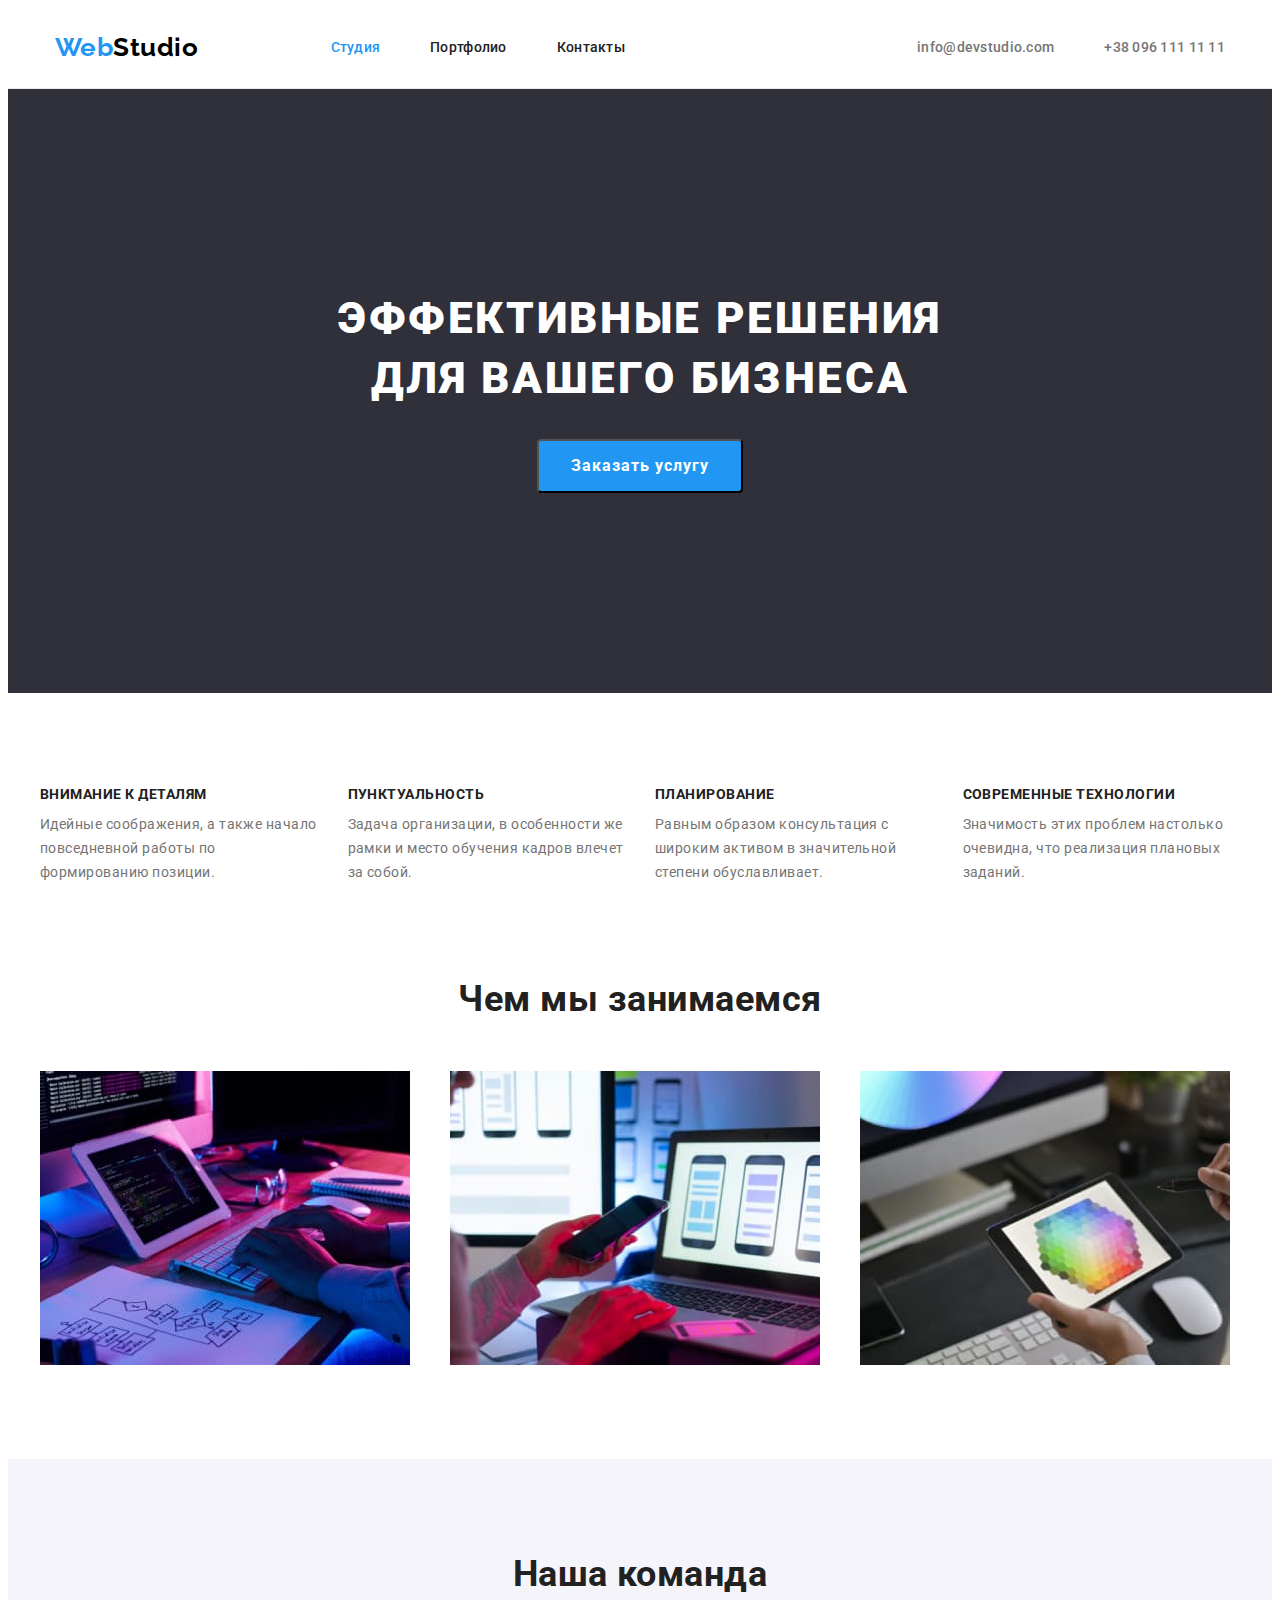
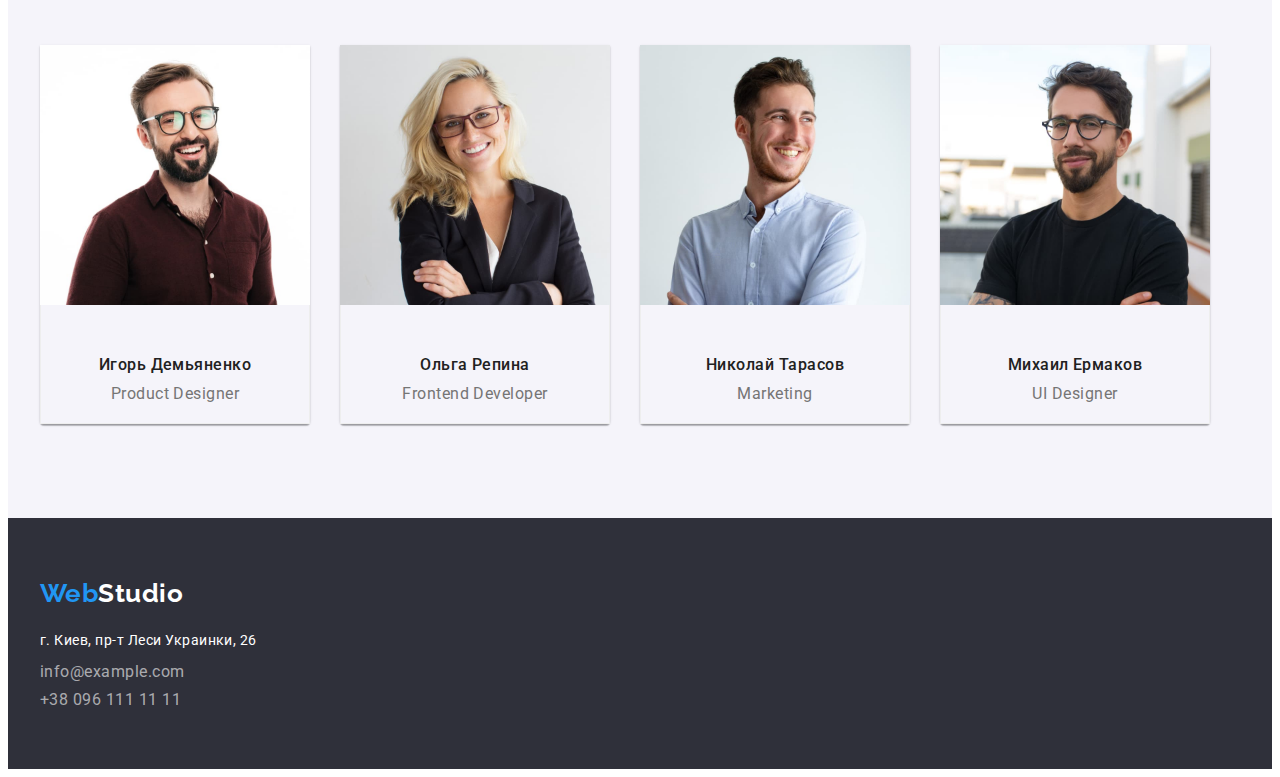
<file: index.html>
<!DOCTYPE html>
<html lang="ru">

<head>
    <meta charset="UTF-8">
    <meta http-equiv="X-UA-Compatible" content="IE=edge">
    <meta name="viewport" content="width=device-width, initial-scale=1.0">
    <title>WebStudio</title>
    <link href="https://fonts.googleapis.com/css2?family=Oleo+Script&family=Raleway:wght@700&family=Roboto:wght@400;500;700;900&display=swap"
        rel="stylesheet" />
    <link rel="stylesheet" href="https://cdnjs.cloudflare.com/ajax/libs/modern-normalize/1.0.0/modern-normalize.min.css"
                integrity="sha512-ISS7cAi1PEhQ8jnbJpJZMd29NlhNj4AWYyLOSp2CE/CsHxTCu+r+t0D2yoJudVrd0/8fTVPUVDzY5Tvli75u/g=="
                crossorigin="anonymous" />
    <link rel="preconnect" href="https://fonts.gstatic.com">
    <link rel="stylesheet" href="./css/styles.css" />
</head>

<body class="page">
    <!-- Шапка сайта -->
    <header class="header">
<div class="container page-header">
        <nav class="container main-nav">
            <a  href=""  class="logo"  lang="en"><span class="logo-web">Web</span>Studio</a>
            <ul class="site-nav list">
                <li class="nav-item"><a href="" class="link current">Студия</a></li>
                <li class="nav-item"><a href="./portfolio.html" class="link">Портфолио</a></li>
                <li class="nav-item"><a href="" class="link">Контакты</a></li>
            </ul>
        </nav>
        <div  class="container contact">
            <ul class="contact list">
                <li class="nav-item"><a href="email:info@devstudio.com" class="link auth-nav-email list">info@devstudio.com</a></li>
                <li class="nav-item"><a href="tel:+380961111111" class="link auth-nav-tel list">+38 096 111 11 11</a></li>
            </ul>
        </div>
</div>
    </header>
 
    <main>
        <!-- Герой -->
        <section class="hero">
            <h1  class="hero-title">Эффективные решения для вашего бизнеса</h1>
            <button type="button" class="button current" >Заказать услугу</button>
            <!-- <a href="" class="button current"> Заказать услугу  </a> -->
        </section>
        <!-- Особенности -->
        <section class="section-feature">
            <div class="container">
            <h2 class="visually-hidden">Feature</h2>
            <ul class="feature list">
                <li class="feature-item">
                    <h3 class="title">Внимание к деталям</h3>
                    <p class="description">Идейные соображения, а также начало повседневной работы по формированию позиции.</p> 
                </li>
                <li class="feature-item">
                    <h3 class="title">Пунктуальность</h3>
                    <p class="description">Задача организации, в особенности же рамки и место обучения кадров влечет за собой.</p>
                </li>
                <li class="feature-item">
                    <h3 class="title">Планирование</h3>
                    <p class="description">Равным образом консультация с широким активом в значительной степени обуславливает.</p>
                </li>
                <li class="feature-item">
                    <h3 class="title">Современные технологии</h3>
                    <p class="description">Значимость этих проблем настолько очевидна, что реализация плановых заданий.</p>
                </li>
            </ul>
            </div>
        </section>
        <!-- Чем мы занимаемся -->
        <section class="section-works"> 
            <div class="container"> 
            <h2 class="section-title">Чем мы занимаемся</h2>
            <ul class="works list">
                <li class="works-item">
                    <img  class="works-img" src="./images/imghand.jpg" alt="руки печатающие на клавиатуре"  />
                </li>
                <li class="works-item">
                    <img class="works-img" src="./images/imgphone.jpg" alt="в одной руке телефон, а другая на ноутбуке" />
                </li>
                <li class="works-item">
                    <img class="works-img" src="./images/imgdiagr.jpg" alt="руки печатающие на клавиатуре" />
                </li>
            </ul>
            </div>
        </section>
      
        <!-- Наша команда -->
        <section class="section-team">
    <div class="container">
        <h2 class="section-title">Наша команда</h2>
    <ul class="card-team list">

<li class="item-team">
    <article class="card">
    <div class="card-thumb">
    <img src="./images/imgIgor.jpg" alt="фото" width="270" height="260" class="team-img" />
    </div>
    <div class="card-content"> 
    <h4 class="team-title">Игорь Демьяненко</h4>
    <p class="team-position">
        Product Designer
    </p> 
    </div>
    </article>
</li>
<li class="item-team">
    <article class="card">
        <div class="card-thumb">
        <img src="./images/imgOlga.jpg" alt="фото" width="270" height="260" class="team-img" />
        </div>
        <div class="card-content">
            <h4 class="team-title">Ольга Репина</h4>
            <p class="team-position">
                Frontend Developer
            </p>
        </div>
    </article>
</li>
<li class="item-team">
    <article class="card">
        <div class="card-thumb">
            <img src="./images/imgNikol.jpg" alt="фото" width="270" height="260" class="team-img" />
        </div>
        <div class="card-content">
            <h4 class="team-title">Николай Тарасов</h4>
            <p class="team-position">
                Marketing
            </p>
        </div>
    </article>
</li>
<li class="item-team">
    <article class="card">
        <div class="card-thumb">
            <img src="./images/imgMicah.jpg" alt="фото" width="270" height="260" class="team-img" />
        </div>
        <div class="card-content">
            <h4 class="team-title">Михаил Ермаков</h4>
            <p class="team-position">
                UI Designer
            </p>
        </div>
    </article>
</li>
    </ul>
    </div>
        </section>
    </main>
    <!-- Футер -->
    <footer class="footer">
        <div class="container">
            <div class="invert-logo">
                <a href="" class="logo" lang="en"><span class="logo-web">Web</span>Studio</a>
            </div>
        <address class="footer-adress">
            <div class="adress"> <p> г. Киев, пр-т Леси Украинки, 26 <br></p></div>
            <div class="link-mail"><a href="email:info@example.com" class="link list">info@example.com</a> <br></div>
            <div class="link-tel"> <a href="tel:+380961111111" class="link  list">+38 096 111 11 11</a></div>
        </address>
        </div>
    </footer>
</body>

</html>
</file>
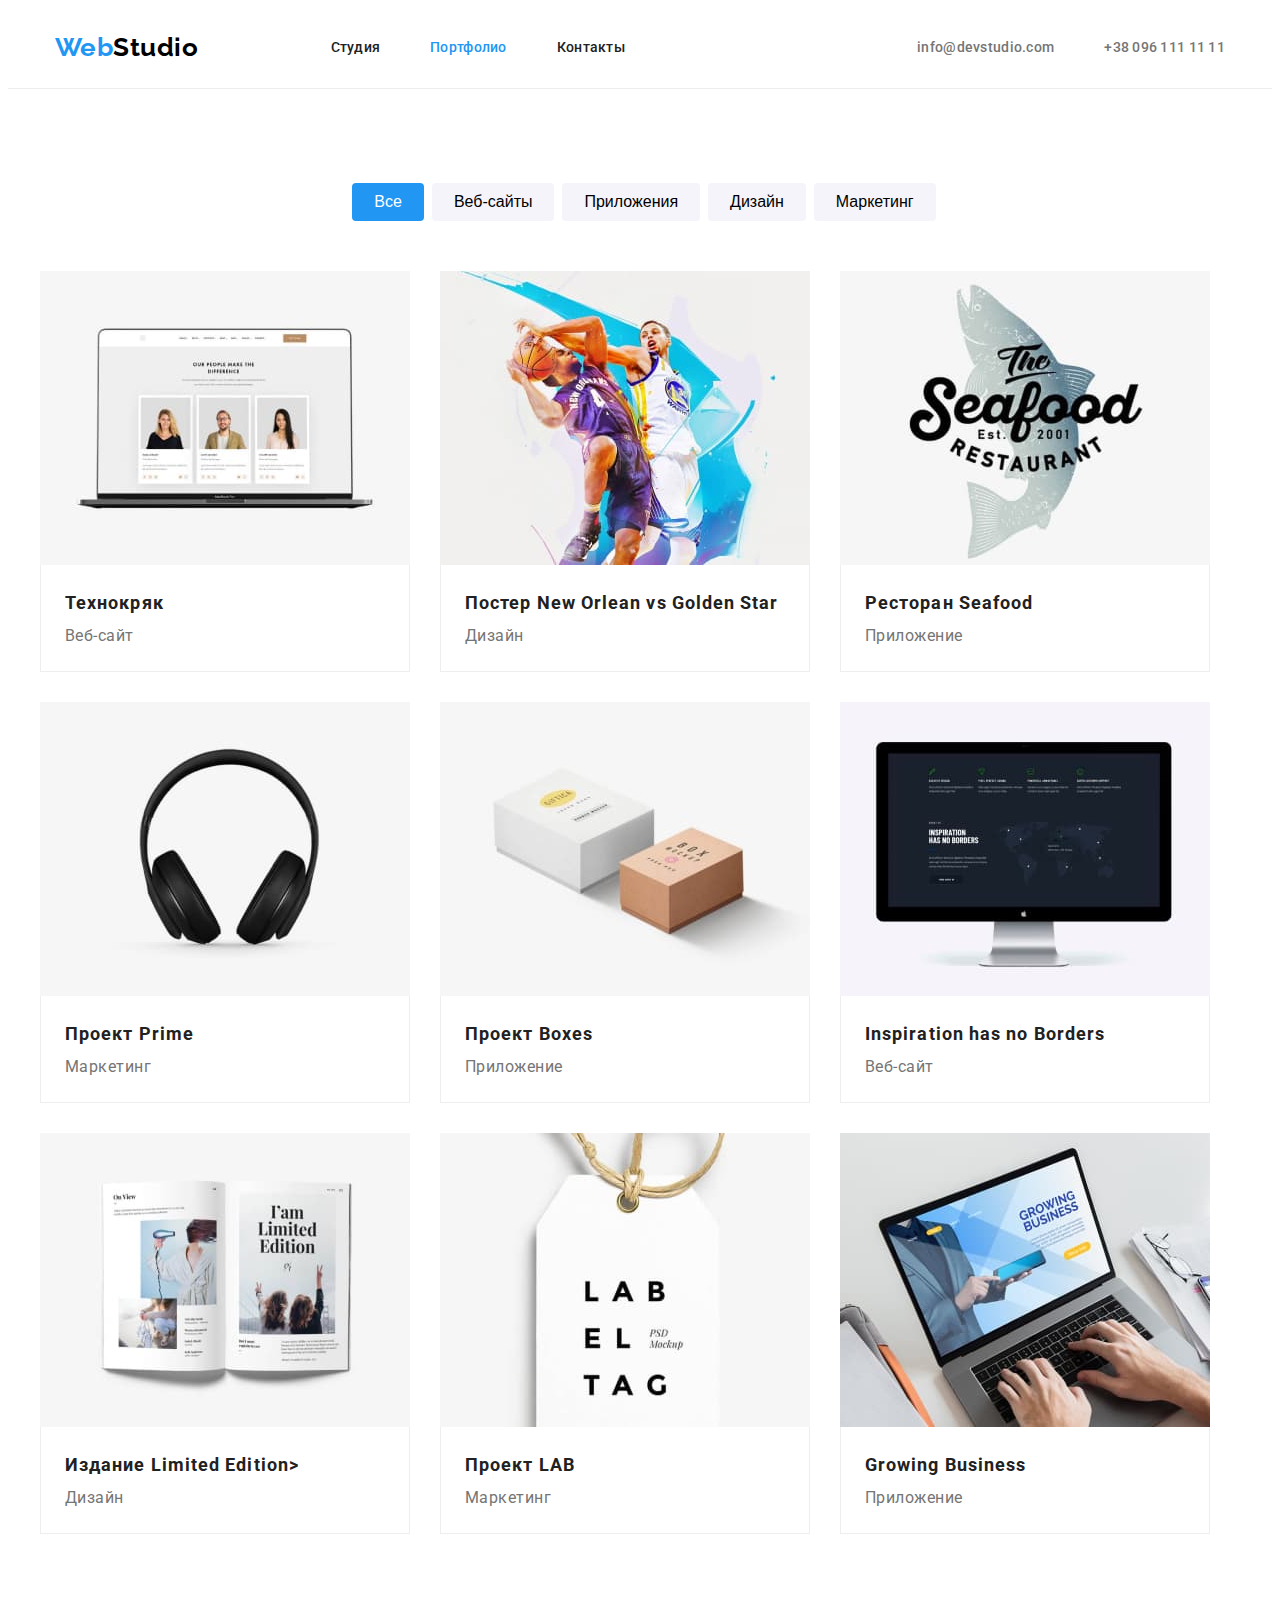
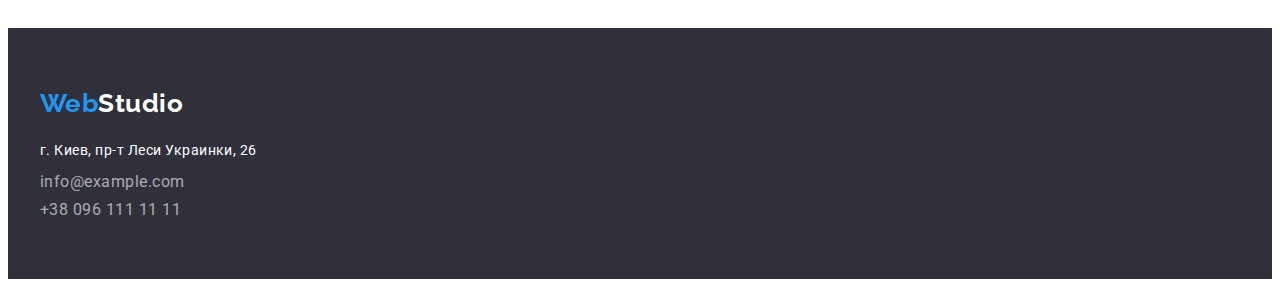
<file: portfolio.html>
<!DOCTYPE html>
<html lang="en">
<head>
    <meta charset="UTF-8">
    <meta http-equiv="X-UA-Compatible" content="IE=edge">
    <meta name="viewport" content="width=device-width, initial-scale=1.0">
    <title>Portfolio</title>
    <link rel="stylesheet" href="https://cdnjs.cloudflare.com/ajax/libs/modern-normalize/1.0.0/modern-normalize.min.css"
        integrity="sha512-ISS7cAi1PEhQ8jnbJpJZMd29NlhNj4AWYyLOSp2CE/CsHxTCu+r+t0D2yoJudVrd0/8fTVPUVDzY5Tvli75u/g=="
        crossorigin="anonymous" />
    <link href="https://fonts.googleapis.com/css2?family=Oleo+Script&family=Raleway:wght@700&family=Roboto:wght@400;500;700;900&display=swap"
        rel="stylesheet" />
    <link rel="preconnect" href="https://fonts.gstatic.com">
    <link rel="stylesheet" href="./css/styles.css" />
</head>
<body>
    <!-- Шапка сайта -->
    <header class="header">
        <div class="container page-header">
            <nav class="container main-nav">
                <a href="" class="logo" lang="en"><span class="logo-web">Web</span>Studio</a>
                <ul class="site-nav list">
                    <li class="nav-item"><a href="./index.html" class="link ">Студия</a></li>
                    <li class="nav-item"><a href="" class="link current">Портфолио</a></li>
                    <li class="nav-item"><a href="" class="link">Контакты</a></li>
                </ul>
            </nav>
            <div class="container contact">
                <ul class="contact list">
                    <li class="nav-item"><a href="email:info@devstudio.com"
                            class="link auth-nav-email list">info@devstudio.com</a></li>
                    <li class="nav-item"><a href="tel:+380961111111" class="link auth-nav-tel list">+38 096 111 11 11</a>
                    </li>
                </ul>
            </div>
        </div>
    </header>

<main>
        <!--filters-->
<section  class="container-filters">
    <div class="container">
<ul class="filters list">
    <li class="filters-item"><button type="button" class="button-filter current">Все</button></li>
    <li class="filters-item"><button type="button" class="button-filter">Веб-сайты</button></li>
    <li class="filters-item"><button type="button" class="button-filter">Приложения</button></li>
    <li class="filters-item"><button type="button" class="button-filter">Дизайн</button></li>
    <li class="filters-item"><button type="button" class="button-filter">Маркетинг</button></li>
</ul>
<!-- </div> -->
<!--<ul class="filters list">
    <li><a href="" class="link">Все</a></li>
    <li><a href="" class="link">Веб-сайты</a></li>
    <li><a href="" class="link">Приложения</a></li>
    <li><a href="" class="link">Дизайн</a></li>
    <li><a href="" class="link">Маркетинг</a></li>
</ul>-->
<!--картинки портфолио-->
<!-- <div class="container"> -->
<ul class="portfolio list">

    <li class="portfolio-item">
        <a href="#" class="link" target="_blank" rel="noreferrer noopener">
    <article class="card">
        <div class="card-thumb">
        <img src="./images/portfolio/laptop.jpg" alt="открытый ноутбук"  class="portfolio-img">
        </div>
        <div class="card-content">
        <h2 class="title-portfolio">Технокряк</h2>
        <p class="desc-portfolio">Веб-сайт</p>
        <p></p>
        </div>
    </article>
       </a>
    </li>

        
    <li class="portfolio-item">
        <a href="#" class="link">
    <article class="card">
        <div class="card-thumb">
        <img src="./images/portfolio/basket.jpg" alt="игра в  баскетбол"  class="portfolio-img">
        </div>
        <div class="card-content">
        <h2 class="title-portfolio">Постер <span lang="en">New Orlean vs Golden Star</span></h2>
        <p class="desc-portfolio">Дизайн</p>
        <p></p>
        </div>
    </article>
       </a>
    </li>

    <li class="portfolio-item">
        <a href="#" class="link">
            <article class="card">
                <div class="card-thumb">
                    <img src="./images/portfolio/seafood.jpg" alt="лого ресторана" class="portfolio-img">
                </div>
                <div class="card-content">
                    <h2 class="title-portfolio">Ресторан <span lang="en">Seafood</span></h2>
                    <p class="desc-portfolio">Приложение</p>
                    <p></p>
                </div>
            </article>
        </a>
    </li>

    <li class="portfolio-item">
        <a href="#" class="link">
            <article class="card">
                <div class="card-thumb">
                    <img src="./images/portfolio/headphones.jpg" alt="наушники " class="portfolio-img">
                </div>
                <div class="card-content">
                    <h2 class="title-portfolio">Проект <span lang="en">Prime</span></h2>
                    <p class="desc-portfolio">Маркетинг</p>
                    <p></p>
                </div>
            </article>
        </a>
    </li>
    
        <li class="portfolio-item">
            <a href="#" class="link">
                <article class="card">
                    <div class="card-thumb">
                        <img src="./images/portfolio/box.jpg" alt="две коробки " class="portfolio-img">
                    </div>
                    <div class="card-content">
                        <h2 class="title-portfolio">Проект <span lang="en">Boxes</span></h2>
                        <p class="desc-portfolio">Приложение </p>
                        <p></p>
                    </div>
                </article>
            </a>
        </li>

        <li class="portfolio-item">
            <a href="#" class="link">
                <article class="card">
                    <div class="card-thumb">
                        <img src="./images/portfolio/screen.jpg" alt="большой монитор" class="portfolio-img">
                    </div>
                    <div class="card-content">
                        <h2 class="title-portfolio" lang="en">Inspiration has no Borders</h2>
                        <p class="desc-portfolio">Веб-сайт </p>
                        <p></p>
                    </div>
                </article>
            </a>
        </li>

        <li class="portfolio-item">
            <a href="#" class="link">
                <article class="card">
                    <div class="card-thumb">
                        <img src="./images/portfolio/book.jpg" alt="открытая крига" class="portfolio-img">
                    </div>
                    <div class="card-content">
                        <h2 class="title-portfolio">Издание <span lang="en">Limited Edition</span>></h2>
                        <p class="desc-portfolio">Дизайн</p>
                        <p></p>
                    </div>
                </article>
            </a>
        </li>

        <li class="portfolio-item">
            <a href="#" class="link">
                <article class="card">
                    <div class="card-thumb">
                        <img src="./images/portfolio/tag.jpg" alt="изображен белый ярлык с надписью лейбел тег" class="portfolio-img">
                    </div>
                    <div class="card-content">
                            <h2 class="title-portfolio">Проект <span lang="en">LAB</span></h2>
                        <p class="desc-portfolio">Маркетинг</p>
                        <p></p>
                    </div>
                </article>
            </a>
        </li>

        <li class="portfolio-item">
            <a href="#" class="link">
                <article class="card">
                    <div class="card-thumb">
                        <img src="./images/portfolio/laptop_hands.jpg" alt="руки на ноутбуке" class="portfolio-img">
                    </div>
                    <div class="card-content">
                            <h2 class="title-portfolio" lang="en">Growing Business</h2>
                        <p class="desc-portfolio">Приложение</p>
                        <p></p>
                    </div>
                </article>
            </a>
        </li>
</ul>
</div>
</section>
</main>
    <!-- Футер -->
    <footer class="footer">
        <div class="container">
            <div class="invert-logo">
                <a href="" class="logo" lang="en"><span class="logo-web">Web</span>Studio</a>
            </div>
            <address class="footer-adress">
                <div class="adress">
                    <p> г. Киев, пр-т Леси Украинки, 26 <br></p>
                </div>
                <div class="link-mail"><a href="email:info@example.com" class="link list">info@example.com</a> <br></div>
                <div class="link-tel"> <a href="tel:+380961111111" class="link  list">+38 096 111 11 11</a></div>
            </address>
        </div>
    </footer>
</body>
</html>
</file>
<file: css/styles.css>
/*цвет основного текста #757575*/
/*цвет заголовков кромеH1 #212121 */

/*белый H1 #FFFFFF*/
/*акценты logo #2196F3 * /
/*адреса rgba(255, 255, 255, 0.6)*/
/*акцент #2F303A*/
/*background: #E5E5E5;*/
/*вторичный background: #2F303A;*/

:root {
  --primary-text-color: #757575;
  --title-text-color: #212121;
  --accent-color: #2196f3;
  --background-origin: #2f303a;
  --main-font: 'Roboto', sans-serif;
  --flex-gap: 30px;
  --filters-gap: 8px;
}

body {
  color: var(--primary-text-color);
  font-family: var(--main-font);
  letter-spacing: 0.03em;
}
h1,
h2,
h3,
h4,
h5,
h6,
p {
  margin: 0;
}

img {
  display: block;
  max-width: 100%;
  height: auto;
  padding: 0;
}

.container {
  margin-left: auto;
  margin-right: auto;
  width: 1200px;
  padding-left: 15px;
  padding-right: 15px;
  /* outline: 2px solid tomato; */
}
/*========header========*/

.logo {
  color: #000000;
  font-family: 'Raleway', sans-serif;
  font-weight: bold;
  font-size: 26px;
  line-height: 1.2;
  text-decoration: none;
}
.logo > .logo-web {
  color: var(--accent-color);
}

/* .logo:hover,
.logo:focus {
  color: var(--accent-color);
} */

.list {
  list-style: none;
  text-decoration: none;
  padding: 0;
  margin: 0;
}
/*========site nav========*/
.header {
  border-bottom: 1px solid #ececec;
}

.page-header {
  display: flex;
  align-items: center;
  /* background-color: aqua; */
}

.main-nav {
  display: flex;
  align-items: center;
  justify-content: space-between;
}

.nav-item .link {
  display: block;
  padding-top: 32px;
  padding-bottom: 32px;

  color: var(--title-text-color);
  letter-spacing: 0.02em;
  font-weight: 500;
  font-size: 14px;
  line-height: 1.14;
  text-decoration: none;
}

.nav-item .link.current {
  color: var(--accent-color);
}

.list a:hover,
.list a:focus {
  color: var(--accent-color);
}

.contact {
  display: flex;
  /* background-color: yellow;
padding-right: 0; */
  justify-content: flex-end;
}
.contact .nav-item + .nav-item {
  margin-left: 50px;
}

.contact .auth-nav-email,
.contact .auth-nav-tel {
  font-weight: 500;
  font-size: 14px;
  line-height: 1.14;
  letter-spacing: 0.02em;
  color: var(--primary-text-color);
}

.section-title {
  color: var(--title-text-color);
}

.site-nav {
  display: flex;
}

.site-nav .nav-item:not(:last-child) {
  margin-right: 50px;
}

/*Стили for index.html*/
/*========hero========*/
/* .hero {
position: absolute;
width: 1600px;
height: 600px;
left: 0px;
top: 80px;
} */
.hero {
  /* height: 600px; */
  background: var(--background-origin);
  padding-top: 200px;
  padding-bottom: 200px;
}
.hero-title {
  font-weight: 900;
  font-size: 44px;
  line-height: 1.36;
  text-align: center;
  letter-spacing: 0.06em;
  text-transform: uppercase;
  color: #ffffff;
  background: #2f303a;
  padding-bottom: 30px;
  max-width: 696px;
  margin-left: auto;
  margin-right: auto;
}

.button.current {
  color: #ffffff;
  background: var(--accent-color);
  font-family: inherit;
  font-weight: 700;
  font-size: 16px;
  line-height: 1.88;
  display: flex;
  align-items: center;
  letter-spacing: 0.06em;
  cursor: pointer;
  min-width: 200px;
  min-height: 50px;
  margin-top: 0px;
  margin-right: auto;
  margin-left: auto;
  padding: 10px 32px;
  border-radius: 4px;
}

.button:hover,
.button:focus {
  background: #188ce8;
}

/*========Feature list========*/

.section-feature {
  /* background-color: aqua; */
  padding-top: 94px;
 
}

.visually-hidden {
  position: absolute;
  width: 1px;
  height: 1px;
  margin: -1px;
  border: 0;
  padding: 0;

  white-space: nowrap;
  clip-path: inset(100%);
  clip: rect(0 0 0 0);
  overflow: hidden;
}

.feature .title {
  color: var(--title-text-color);
  font-weight: 700;
  font-size: 14px;
  line-height: 1.14;
  text-transform: uppercase;
}

.feature .description {
  font-size: 14px;
  line-height: 1.71;
  /* or 171% */
  padding-top: 10px;
}

.feature {
  /* outline: 1px solid tomato; */
  display: flex;
  margin-left: calc(-1 * var(--flex-gap));
}

.feature > .feature-item {
  /* outline: 1px solid teal; */
  flex-basis: calc(100% / 4 - var(--flex-gap));
  margin-left: var(--flex-gap);
}

/*========Чем мы занимаемся========*/
.section-works {
  /* background-color: aqua; */
  padding-top: 94px;
  padding-bottom: 94px;
}
.section-title {
  font-weight: 700;
  font-size: 36px;
  line-height: 1.17;
  text-align: center;
  color: var(--title-text-color);
  padding-bottom: 50px;
}
.works {
  display: flex;
  margin-left: calc(-1 * var(--flex-gap));
  min-width: 370px;
  padding: 0;
}
.works-item {
  /* outline: 1px solid teal; */
  flex-basis: calc(100% / 3 - var(--flex-gap));
  margin-left: var(--flex-gap);
  /* display: block; */
}
.works-img {
  display: block;
}

/*========Team========*/
.section-team {
  background-color: #F5F4FA;
  padding-top: 94px;
  padding-bottom: 94px;
}

.card-team {
  flex-basis: calc(100% / 4 - var(--flex-gap));
  display: flex;
  margin-left: calc(-1 * var(--flex-gap));
  margin-top: calc(-1 * var(--flex-gap));
}

.card-team > .item-team {
  flex-basis: auto;
  /* outline: 1px solid teal; */
  margin-left: var(--flex-gap);
  margin-top: var(--flex-gap);
  box-shadow: 0px 1px 3px rgba(0, 0, 0, 0.12), 0px 1px 1px rgba(0, 0, 0, 0.14),
    0px 2px 1px rgba(0, 0, 0, 0.2);
  border-radius: 0px 0px 4px 4px;
}

.team-title {
  color: var(--title-text-color);
  font-weight: 500;
  font-size: 16px;
  line-height: 1.19;
  /* identical to box height */
  text-align: center;
  margin-top: 30px;
}

.team-position {
  font-size: 16px;
  line-height: 1.19;
  /* identical to box height */
  text-align: center;
  margin-top: 10px;
}

/*========Footer========*/
.footer {
background: var(--background-origin);
padding-top: 60px;
padding-bottom: 60px;
}

.invert-logo .logo {
  color: #ffffff;
}

 .invert-logo {
  margin-bottom: 20px;
}

.adress {
  color: #ffffff;
  font-size: 14px;
  font-style: normal;
  line-height: 1.71;
  /* or 171% */
  margin-bottom: 9px;
}
.link-mail {
  margin-bottom: 9px;
}

.footer .link {
  color: rgba(255, 255, 255, 0.6);
  font-style: normal;
}



/*========стили для портфолио========*/
/*======== FILTERS ========*/
.filters {
  font-weight: 500;
  font-size: 16px;
  line-height: 1.62;
  /* identical to box height, or 162% */
  text-align: center;
}

.title-portfolio {
  font-weight: 700;
  font-size: 18px;
  line-height: 2;
  /* identical to box height, or 200% */
  letter-spacing: 0.06em;
  color: var(--title-text-color);
}

.portfolio .link {
  text-decoration: none;
}

.desc-portfolio {
  font-size: 16px;
  line-height: 1.87;
  /* identical to box height, or 187% */
  letter-spacing: 0.03em;
  color: var(--primary-text-color);
}
.button-filter.current {
  color: #ffffff;
  background-color: var(--accent-color);
}

.filters {
  padding: 0;
  margin-bottom: 50px;
  list-style: none;
  display: flex;
  justify-content: center;
  flex-wrap: wrap;
}

.filters > .filters-item {
  flex-basis: 5;
  margin-left: 8px;
}

.button-filter {
  /* color: var(--title-text-color); */
  background-color: #f5f4fa;
  font-weight: 500;
  font-size: 16px;
  line-height: 1.62;
  /* identical to box height, or 162% */
  text-align: center;

  /* letter-spacing: 0.03em; */
  cursor: pointer;
  border-radius: 4px;
  border: 0px;
  padding: 6px 22px;
  padding-top: 6px;
  padding-right: 22px;
  padding-bottom: 6px;
  padding-left: 22px;
}

.button-filter:hover,
.button-filter:focus {
  color: #ffffff;
  background-color: var(--accent-color);
}

.container-filters {
  padding-bottom: 94px;
  padding-top: 94px;
  /* background-color: blueviolet; */
}

.portfolio {
  list-style: none;
  display: flex;
  flex-wrap: wrap;
  margin-left: -30px;
  margin-top: -30px;
  /* calc(-1 * var(--flex-gap)) */
}

.portfolio-item {
  flex-basis: calc(100% / 3-30px);
  margin-left: 30px;
  margin-top: 30px;
}

.card > .card-content {
  border-bottom: 1px solid rgba(238, 238, 238, 1);
  border-right: 1px solid rgba(238, 238, 238, 1);
  border-left: 1px solid rgba(238, 238, 238, 1);
  padding-top: 20px;
  padding-left: 24px;
  padding-bottom: 20px;
  padding-right: 24px;
}

.portfolio-item:nth-child(3n) {
  margin-right: 0;
}

}
.portfolio-item:nth-last-child(-n + 3) {
  margin-bottom: 0;
}
</file>
